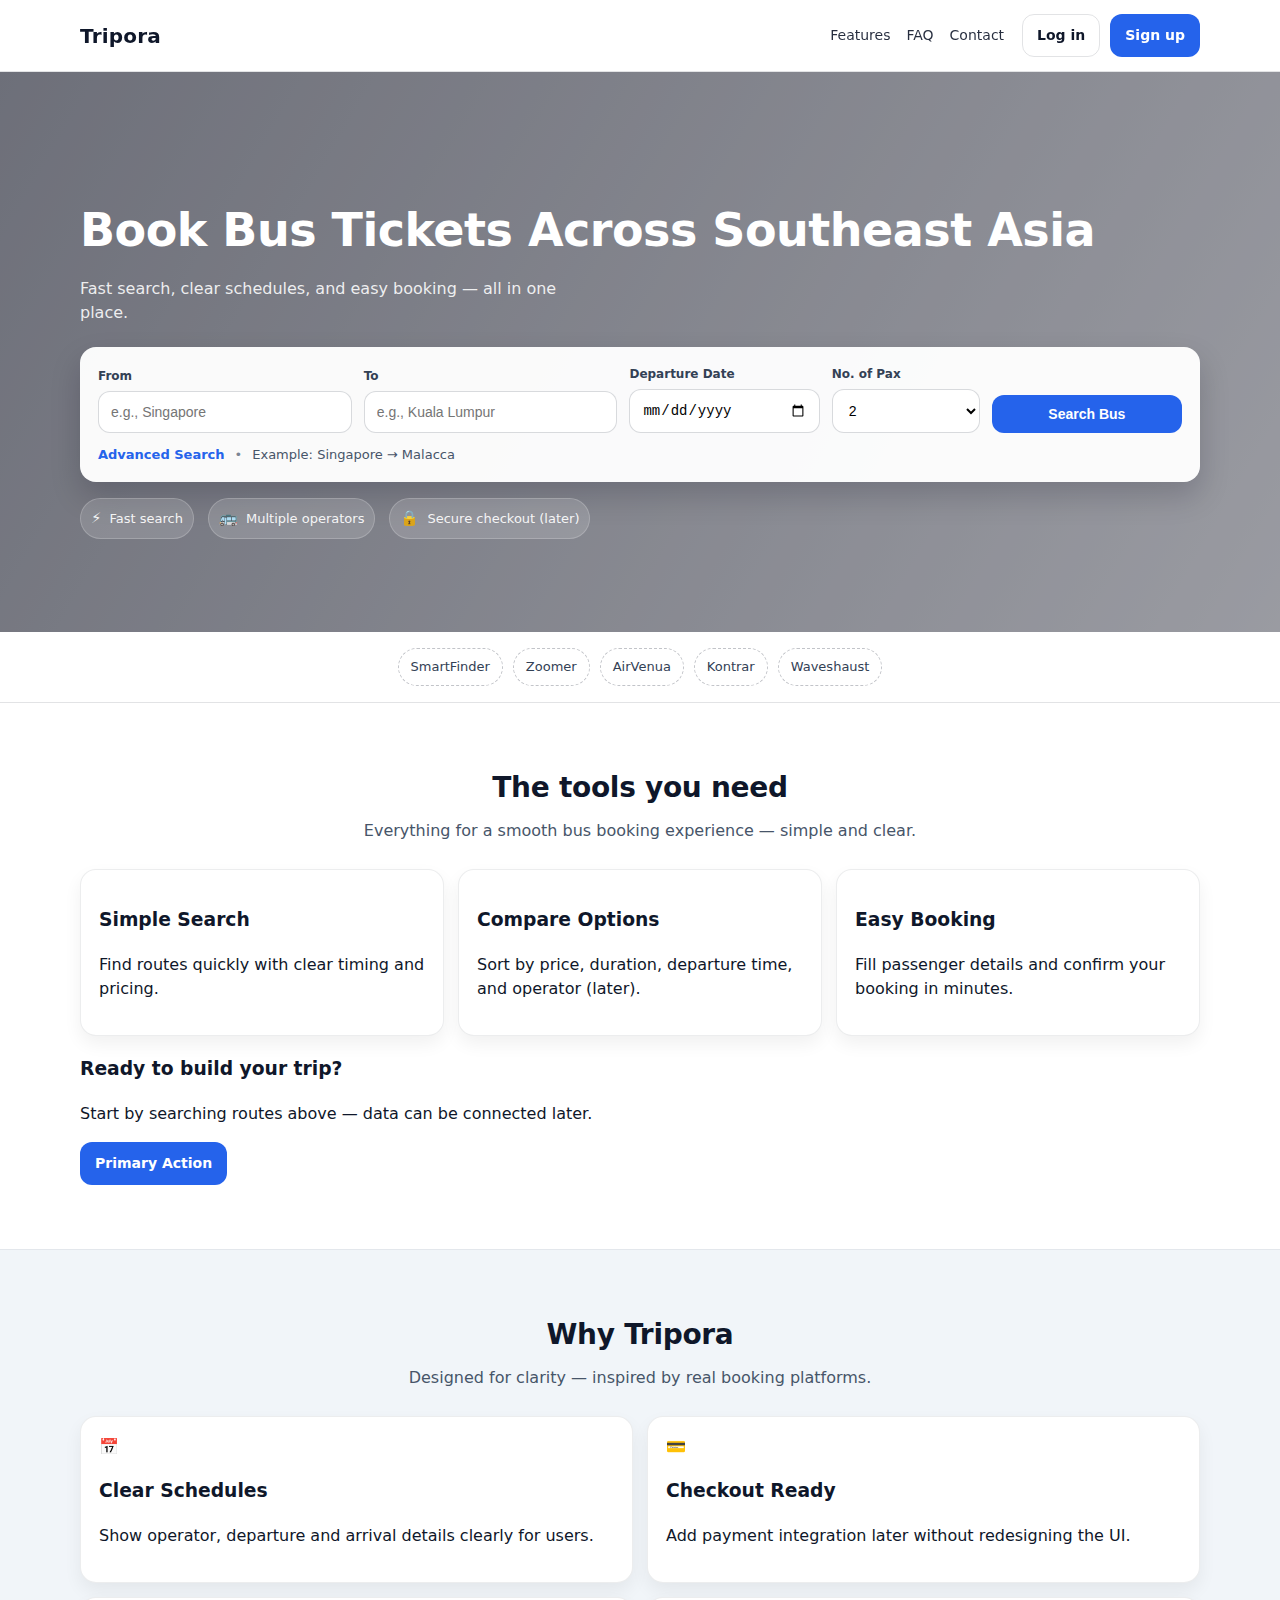
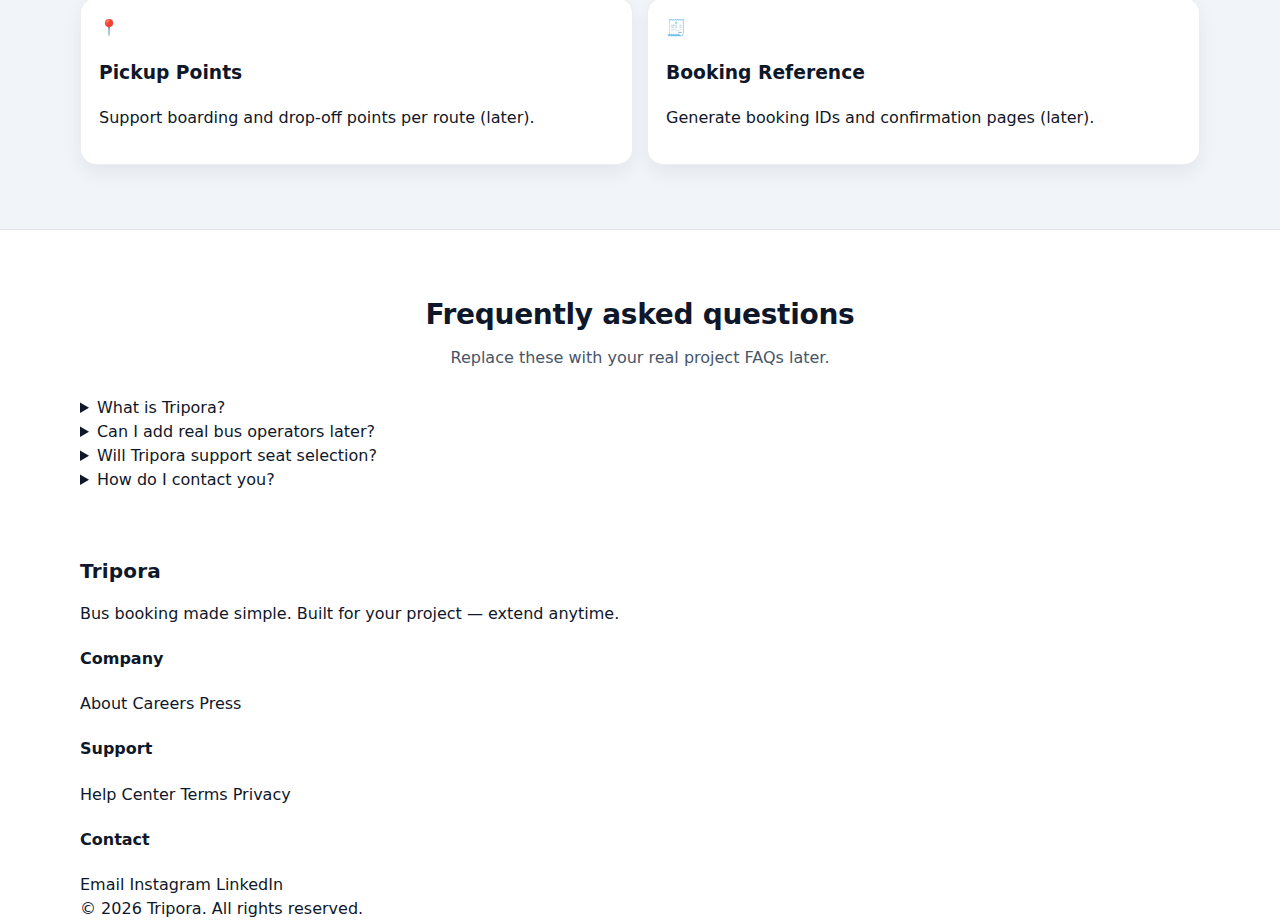
<file: Tripora/YarYar's File/index.html>
<!doctype html>
<html lang="en">
<head>
  <meta charset="utf-8" />
  <meta name="viewport" content="width=device-width, initial-scale=1" />
  <title>Tripora | Bus Ticket Booking</title>
  <link rel="stylesheet" href="styles.css" />
</head>

<body>
  <!-- Top Header -->
  <header class="header">
    <div class="container header__inner">
      <a class="brand" href="#">
        <span class="brand__logo">Tripora</span>
      </a>

      <nav class="nav">
        <a href="#features">Features</a>
        <a href="#faq">FAQ</a>
        <a href="#footer">Contact</a>
      </nav>

      <div class="header__actions">
        <a class="btn btn--ghost" href="#">Log in</a>
        <a class="btn btn--primary" href="#">Sign up</a>
      </div>

      <button class="burger" aria-label="Open menu" aria-expanded="false">
        <span></span><span></span><span></span>
      </button>
    </div>
  </header>

  <!-- Hero -->
  <main>
    <section class="hero" aria-label="Tripora bus ticket search">
      <div class="hero__bg" role="img" aria-label="City and travel background"></div>
      <div class="hero__overlay"></div>

      <div class="container hero__content">
        <h1>Book Bus Tickets Across Southeast Asia</h1>
        <p class="hero__subtitle">
          Fast search, clear schedules, and easy booking — all in one place.
        </p>

        <!-- Search Card -->
        <form class="search-card" action="#" method="GET">
          <div class="search-card__row">
            <div class="field">
              <label for="from">From</label>
              <input id="from" name="from" type="text" placeholder="e.g., Singapore" autocomplete="off" />
            </div>

            <div class="field">
              <label for="to">To</label>
              <input id="to" name="to" type="text" placeholder="e.g., Kuala Lumpur" autocomplete="off" />
            </div>

            <div class="field">
              <label for="date">Departure Date</label>
              <input id="date" name="date" type="date" />
            </div>

            <div class="field">
              <label for="pax">No. of Pax</label>
              <select id="pax" name="pax">
                <option value="1">1</option>
                <option value="2" selected>2</option>
                <option value="3">3</option>
                <option value="4">4</option>
                <option value="5">5</option>
              </select>
            </div>

            <button class="btn btn--primary btn--block" type="submit">
              Search Bus
            </button>
          </div>

          <div class="search-card__meta">
            <a class="link" href="#">Advanced Search</a>
            <span class="dot">•</span>
            <span class="meta-text">Example: Singapore → Malacca</span>
          </div>
        </form>

        <div class="trust">
          <div class="trust__item">
            <span class="trust__icon" aria-hidden="true">⚡</span>
            <span>Fast search</span>
          </div>
          <div class="trust__item">
            <span class="trust__icon" aria-hidden="true">🚌</span>
            <span>Multiple operators</span>
          </div>
          <div class="trust__item">
            <span class="trust__icon" aria-hidden="true">🔒</span>
            <span>Secure checkout (later)</span>
          </div>
        </div>
      </div>
    </section>

    <!-- Partner / Logos row (optional) -->
    <section class="logos" aria-label="Partners">
      <div class="container logos__inner">
        <div class="logo-pill">SmartFinder</div>
        <div class="logo-pill">Zoomer</div>
        <div class="logo-pill">AirVenua</div>
        <div class="logo-pill">Kontrar</div>
        <div class="logo-pill">Waveshaust</div>
      </div>
    </section>

    <!-- Features -->
    <section id="features" class="section">
      <div class="container">
        <div class="section__head">
          <h2>The tools you need</h2>
          <p>Everything for a smooth bus booking experience — simple and clear.</p>
        </div>

        <div class="grid-3">
          <article class="card">
            <h3>Simple Search</h3>
            <p>Find routes quickly with clear timing and pricing.</p>
          </article>

          <article class="card">
            <h3>Compare Options</h3>
            <p>Sort by price, duration, departure time, and operator (later).</p>
          </article>

          <article class="card">
            <h3>Easy Booking</h3>
            <p>Fill passenger details and confirm your booking in minutes.</p>
          </article>
        </div>

        <div class="cta">
          <div>
            <h3>Ready to build your trip?</h3>
            <p>Start by searching routes above — data can be connected later.</p>
          </div>
          <a class="btn btn--primary" href="#">Primary Action</a>
        </div>
      </div>
    </section>

    <!-- Info / Services -->
    <section class="section section--soft">
      <div class="container">
        <div class="section__head">
          <h2>Why Tripora</h2>
          <p>Designed for clarity — inspired by real booking platforms.</p>
        </div>

        <div class="grid-2">
          <article class="card card--row">
            <div class="icon" aria-hidden="true">📅</div>
            <div>
              <h3>Clear Schedules</h3>
              <p>Show operator, departure and arrival details clearly for users.</p>
            </div>
          </article>

          <article class="card card--row">
            <div class="icon" aria-hidden="true">💳</div>
            <div>
              <h3>Checkout Ready</h3>
              <p>Add payment integration later without redesigning the UI.</p>
            </div>
          </article>

          <article class="card card--row">
            <div class="icon" aria-hidden="true">📍</div>
            <div>
              <h3>Pickup Points</h3>
              <p>Support boarding and drop-off points per route (later).</p>
            </div>
          </article>

          <article class="card card--row">
            <div class="icon" aria-hidden="true">🧾</div>
            <div>
              <h3>Booking Reference</h3>
              <p>Generate booking IDs and confirmation pages (later).</p>
            </div>
          </article>
        </div>
      </div>
    </section>

    <!-- FAQ -->
    <section id="faq" class="section">
      <div class="container">
        <div class="section__head">
          <h2>Frequently asked questions</h2>
          <p>Replace these with your real project FAQs later.</p>
        </div>

        <div class="faq">
          <details class="faq__item">
            <summary>What is Tripora?</summary>
            <p>Tripora is a bus booking website project that helps users search routes and book tickets.</p>
          </details>

          <details class="faq__item">
            <summary>Can I add real bus operators later?</summary>
            <p>Yes. The homepage is designed to connect to APIs and databases later without redesign.</p>
          </details>

          <details class="faq__item">
            <summary>Will Tripora support seat selection?</summary>
            <p>You can add a seat map in the trip details page as a future enhancement.</p>
          </details>

          <details class="faq__item">
            <summary>How do I contact you?</summary>
            <p>Use the footer contact links or add a “Contact Us” page.</p>
          </details>
        </div>
      </div>
    </section>
  </main>

  <!-- Footer -->
  <footer id="footer" class="footer">
    <div class="container footer__inner">
      <div class="footer__brand">
        <div class="brand__logo brand__logo--footer">Tripora</div>
        <p>Bus booking made simple. Built for your project — extend anytime.</p>
      </div>

      <div class="footer__cols">
        <div class="footer__col">
          <h4>Company</h4>
          <a href="#">About</a>
          <a href="#">Careers</a>
          <a href="#">Press</a>
        </div>
        <div class="footer__col">
          <h4>Support</h4>
          <a href="#">Help Center</a>
          <a href="#">Terms</a>
          <a href="#">Privacy</a>
        </div>
        <div class="footer__col">
          <h4>Contact</h4>
          <a href="#">Email</a>
          <a href="#">Instagram</a>
          <a href="#">LinkedIn</a>
        </div>
      </div>
    </div>

    <div class="container footer__bottom">
      <span>© <span id="year"></span> Tripora. All rights reserved.</span>
    </div>
  </footer>

  <script>
    // set year only
    document.getElementById("year").textContent = new Date().getFullYear();

    // mobile menu (basic toggle)
    const burger = document.querySelector(".burger");
    const nav = document.querySelector(".nav");
    burger.addEventListener("click", () => {
      const open = nav.classList.toggle("nav--open");
      burger.setAttribute("aria-expanded", String(open));
    });
  </script>
</body>
</html>
</file>
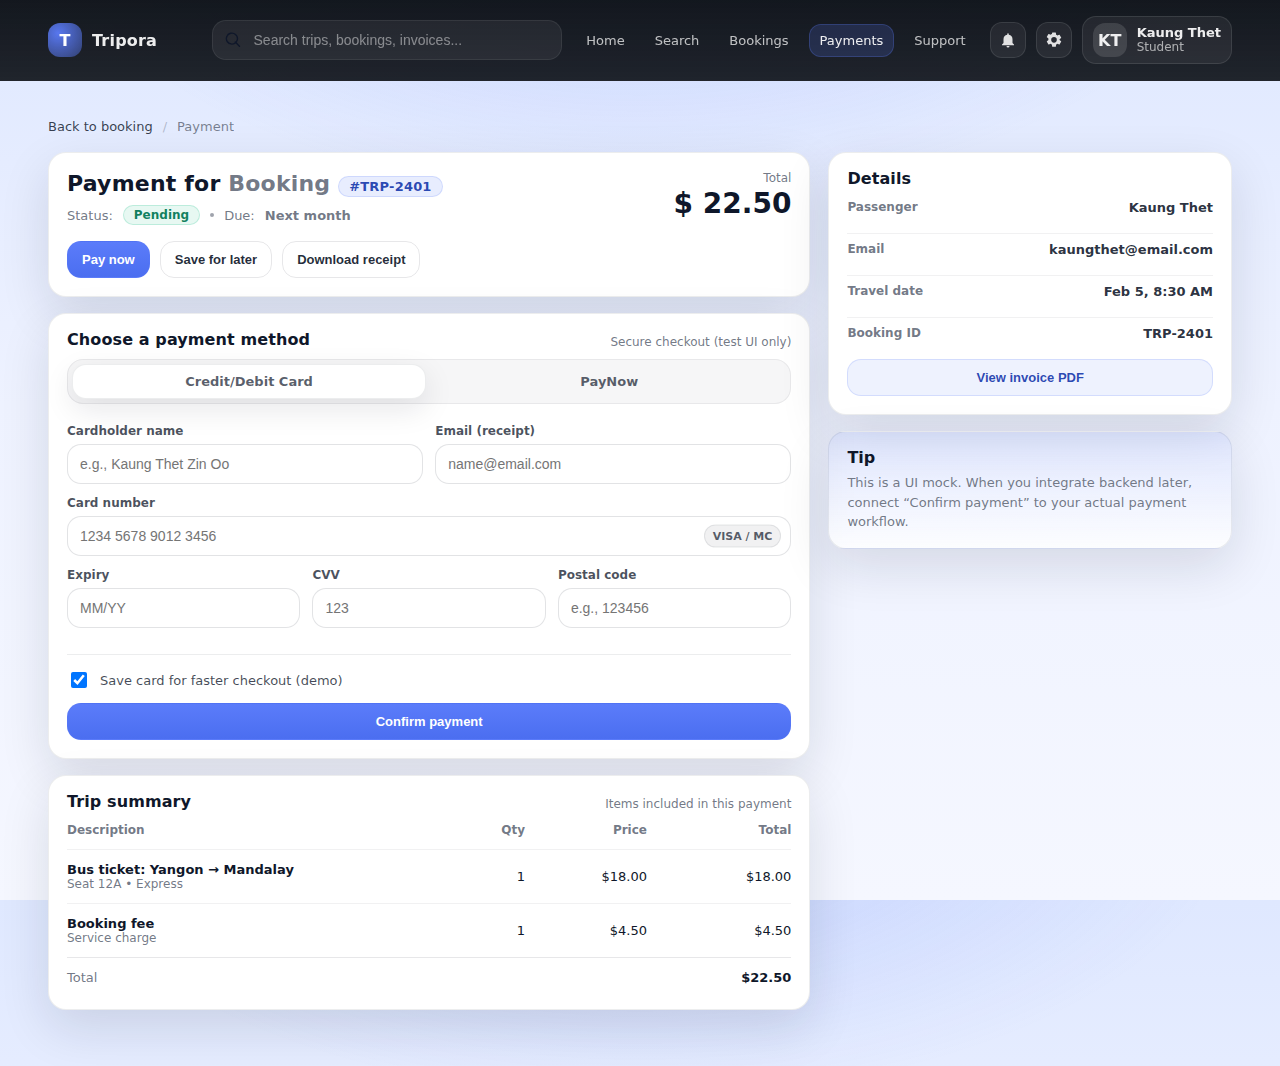
<file: Tripora/YarYar's File/Payment.html>
<!doctype html>
<html lang="en">
<head>
  <meta charset="utf-8" />
  <meta name="viewport" content="width=device-width,initial-scale=1" />
  <title>Tripora | Payment</title>
  <link rel="stylesheet" href="payment.css" />
</head>

<body>
  <!-- Top Shell -->
  <header class="topbar">
    <div class="topbar__inner">
      <div class="brand">
        <div class="brand__logo">T</div>
        <div class="brand__name">Tripora</div>
      </div>

      <div class="search">
        <svg class="icon" viewBox="0 0 24 24" aria-hidden="true">
          <path d="M10 18a8 8 0 1 1 5.3-14A8 8 0 0 1 10 18Zm11 3-6-6" fill="none" stroke="currentColor" stroke-width="2" stroke-linecap="round"/>
        </svg>
        <input type="text" placeholder="Search trips, bookings, invoices..." />
      </div>

      <nav class="nav">
        <a class="nav__link" href="#">Home</a>
        <a class="nav__link" href="#">Search</a>
        <a class="nav__link" href="#">Bookings</a>
        <a class="nav__link nav__link--active" href="#">Payments</a>
        <a class="nav__link" href="#">Support</a>
      </nav>

      <div class="top-actions">
        <button class="icon-btn" aria-label="Notifications">
          <svg class="icon" viewBox="0 0 24 24" aria-hidden="true">
            <path d="M12 22a2 2 0 0 0 2-2H10a2 2 0 0 0 2 2Zm6-6V11a6 6 0 0 0-5-5.9V4a1 1 0 1 0-2 0v1.1A6 6 0 0 0 6 11v5l-2 2v1h16v-1l-2-2Z" fill="currentColor"/>
          </svg>
        </button>
        <button class="icon-btn" aria-label="Settings">
          <svg class="icon" viewBox="0 0 24 24" aria-hidden="true">
            <path d="M19.4 13a7.8 7.8 0 0 0 .1-1 7.8 7.8 0 0 0-.1-1l2-1.6a.6.6 0 0 0 .1-.8l-1.9-3.3a.6.6 0 0 0-.7-.3l-2.4 1a8 8 0 0 0-1.7-1l-.3-2.6a.6.6 0 0 0-.6-.5h-3.8a.6.6 0 0 0-.6.5L9.2 4a8 8 0 0 0-1.7 1l-2.4-1a.6.6 0 0 0-.7.3L2.5 7.6a.6.6 0 0 0 .1.8l2 1.6a7.8 7.8 0 0 0-.1 1 7.8 7.8 0 0 0 .1 1l-2 1.6a.6.6 0 0 0-.1.8l1.9 3.3a.6.6 0 0 0 .7.3l2.4-1a8 8 0 0 0 1.7 1l.3 2.6a.6.6 0 0 0 .6.5h3.8a.6.6 0 0 0 .6-.5l.3-2.6a8 8 0 0 0 1.7-1l2.4 1a.6.6 0 0 0 .7-.3l1.9-3.3a.6.6 0 0 0-.1-.8l-2-1.6ZM12 15.5A3.5 3.5 0 1 1 12 8a3.5 3.5 0 0 1 0 7.5Z" fill="currentColor"/>
          </svg>
        </button>
        <div class="user">
          <div class="user__avatar">KT</div>
          <div class="user__meta">
            <div class="user__name">Kaung Thet</div>
            <div class="user__role">Student</div>
          </div>
        </div>
      </div>
    </div>
  </header>

  <!-- Page -->
  <main class="page">
    <div class="container">
      <div class="crumbs">
        <a class="crumbs__link" href="#">Back to booking</a>
        <span class="crumbs__sep">/</span>
        <span class="crumbs__current">Payment</span>
      </div>

      <div class="layout">
        <!-- Left / Main -->
        <section class="main">
          <!-- Payment Summary -->
          <article class="card card--hero">
            <div class="hero">
              <div>
                <div class="hero__title">
                  Payment for <span class="muted">Booking</span> <span class="pill">#TRP-2401</span>
                </div>
                <div class="hero__sub">
                  Status: <span class="status status--open">Pending</span>
                  <span class="dot"></span>
                  Due: <strong>Next month</strong>
                </div>
              </div>

              <div class="hero__amount">
                <div class="hero__amount-label">Total</div>
                <div class="hero__amount-value">$ 22.50</div>
              </div>
            </div>

            <div class="hero-actions">
              <button class="btn btn--primary">Pay now</button>
              <button class="btn btn--ghost">Save for later</button>
              <button class="btn btn--ghost">Download receipt</button>
            </div>
          </article>

          <!-- Payment Method -->
          <article class="card">
            <div class="card__head">
              <h2 class="card__title">Choose a payment method</h2>
              <div class="card__hint">Secure checkout (test UI only)</div>
            </div>

            <!-- Toggle -->
            <div class="method-switch" role="tablist" aria-label="Payment method">
              <input class="method-switch__input" type="radio" name="pm" id="pm-card" checked>
              <label class="method-switch__tab" for="pm-card">Credit/Debit Card</label>

              <input class="method-switch__input" type="radio" name="pm" id="pm-paynow">
              <label class="method-switch__tab" for="pm-paynow">PayNow</label>

              <span class="method-switch__indicator" aria-hidden="true"></span>
            </div>

            <!-- Panels -->
            <div class="panels">
              <!-- Card Panel -->
              <section class="panel panel--card" aria-label="Credit/Debit Card form">
                <form class="form" onsubmit="event.preventDefault(); alert('Demo only');">
                  <div class="grid-2">
                    <div class="field">
                      <label>Cardholder name</label>
                      <input type="text" placeholder="e.g., Kaung Thet Zin Oo" autocomplete="cc-name" />
                    </div>
                    <div class="field">
                      <label>Email (receipt)</label>
                      <input type="email" placeholder="name@email.com" autocomplete="email" />
                    </div>
                  </div>

                  <div class="field">
                    <label>Card number</label>
                    <div class="input-with-icon">
                      <input type="text" inputmode="numeric" placeholder="1234 5678 9012 3456" autocomplete="cc-number" />
                      <span class="badge">VISA / MC</span>
                    </div>
                  </div>

                  <div class="grid-3">
                    <div class="field">
                      <label>Expiry</label>
                      <input type="text" inputmode="numeric" placeholder="MM/YY" autocomplete="cc-exp" />
                    </div>
                    <div class="field">
                      <label>CVV</label>
                      <input type="password" inputmode="numeric" placeholder="123" autocomplete="cc-csc" />
                    </div>
                    <div class="field">
                      <label>Postal code</label>
                      <input type="text" inputmode="numeric" placeholder="e.g., 123456" autocomplete="postal-code" />
                    </div>
                  </div>

                  <div class="divider"></div>

                  <div class="form-foot">
                    <label class="check">
                      <input type="checkbox" checked />
                      <span>Save card for faster checkout (demo)</span>
                    </label>
                    <button class="btn btn--primary btn--wide" type="submit">Confirm payment</button>
                  </div>
                </form>
              </section>

              <!-- PayNow Panel -->
              <section class="panel panel--paynow" aria-label="PayNow instructions">
                <div class="paynow">
                  <div class="paynow__left">
                    <h3>PayNow via QR</h3>
                    <p class="muted">
                      Scan the QR code using your banking app. After payment, click “I’ve paid”.
                    </p>

                    <div class="paynow__steps">
                      <div class="step">
                        <div class="step__num">1</div>
                        <div class="step__text">Open your bank app and choose PayNow / Scan QR.</div>
                      </div>
                      <div class="step">
                        <div class="step__num">2</div>
                        <div class="step__text">Verify amount and reference ID.</div>
                      </div>
                      <div class="step">
                        <div class="step__num">3</div>
                        <div class="step__text">Complete payment and return here.</div>
                      </div>
                    </div>

                    <div class="grid-2">
                      <div class="mini">
                        <div class="mini__k">Amount</div>
                        <div class="mini__v">$ 22.50</div>
                      </div>
                      <div class="mini">
                        <div class="mini__k">Reference</div>
                        <div class="mini__v">TRP-2401</div>
                      </div>
                    </div>

                    <div class="paynow__actions">
                      <button class="btn btn--primary" type="button" onclick="alert('Demo only');">I’ve paid</button>
                      <button class="btn btn--ghost" type="button">Refresh QR</button>
                    </div>
                  </div>

                  <div class="paynow__qr">
                    <div class="qr">
                      <div class="qr__box" aria-hidden="true"></div>
                      <div class="qr__caption">PayNow QR (placeholder)</div>
                    </div>
                  </div>
                </div>
              </section>
            </div>
          </article>

          <!-- Summary Table -->
          <article class="card">
            <div class="card__head">
              <h2 class="card__title">Trip summary</h2>
              <div class="card__hint">Items included in this payment</div>
            </div>

            <div class="table">
              <div class="table__row table__row--head">
                <div>Description</div>
                <div class="right">Qty</div>
                <div class="right">Price</div>
                <div class="right">Total</div>
              </div>

              <div class="table__row">
                <div>
                  <div class="strong">Bus ticket: Yangon → Mandalay</div>
                  <div class="muted small">Seat 12A • Express</div>
                </div>
                <div class="right">1</div>
                <div class="right">$18.00</div>
                <div class="right">$18.00</div>
              </div>

              <div class="table__row">
                <div>
                  <div class="strong">Booking fee</div>
                  <div class="muted small">Service charge</div>
                </div>
                <div class="right">1</div>
                <div class="right">$4.50</div>
                <div class="right">$4.50</div>
              </div>

              <div class="table__row table__row--foot">
                <div class="muted">Total</div>
                <div></div>
                <div></div>
                <div class="right strong">$22.50</div>
              </div>
            </div>
          </article>
        </section>

        <!-- Right / Sidebar -->
        <aside class="side">
          <article class="card">
            <div class="card__head">
              <h2 class="card__title">Details</h2>
            </div>

            <div class="detail">
              <div class="detail__row">
                <div class="detail__k">Passenger</div>
                <div class="detail__v">Kaung Thet</div>
              </div>
              <div class="detail__row">
                <div class="detail__k">Email</div>
                <div class="detail__v">kaungthet@email.com</div>
              </div>
              <div class="detail__row">
                <div class="detail__k">Travel date</div>
                <div class="detail__v">Feb 5, 8:30 AM</div>
              </div>
              <div class="detail__row">
                <div class="detail__k">Booking ID</div>
                <div class="detail__v">TRP-2401</div>
              </div>

              <button class="btn btn--soft btn--wide">View invoice PDF</button>
            </div>
          </article>

          <article class="card card--note">
            <div class="note">
              <div class="note__title">Tip</div>
              <div class="note__text muted">
                This is a UI mock. When you integrate backend later, connect “Confirm payment”
                to your actual payment workflow.
              </div>
            </div>
          </article>
        </aside>
      </div>
    </div>
  </main>

  <!-- small helper to move indicator -->
  <script>
    const indicator = document.querySelector(".method-switch__indicator");
    const card = document.getElementById("pm-card");
    const paynow = document.getElementById("pm-paynow");

    function move() {
      indicator.style.transform = paynow.checked ? "translateX(100%)" : "translateX(0)";
      document.body.classList.toggle("show-paynow", paynow.checked);
    }
    card.addEventListener("change", move);
    paynow.addEventListener("change", move);
    move();
  </script>
</body>
</html>
</file>
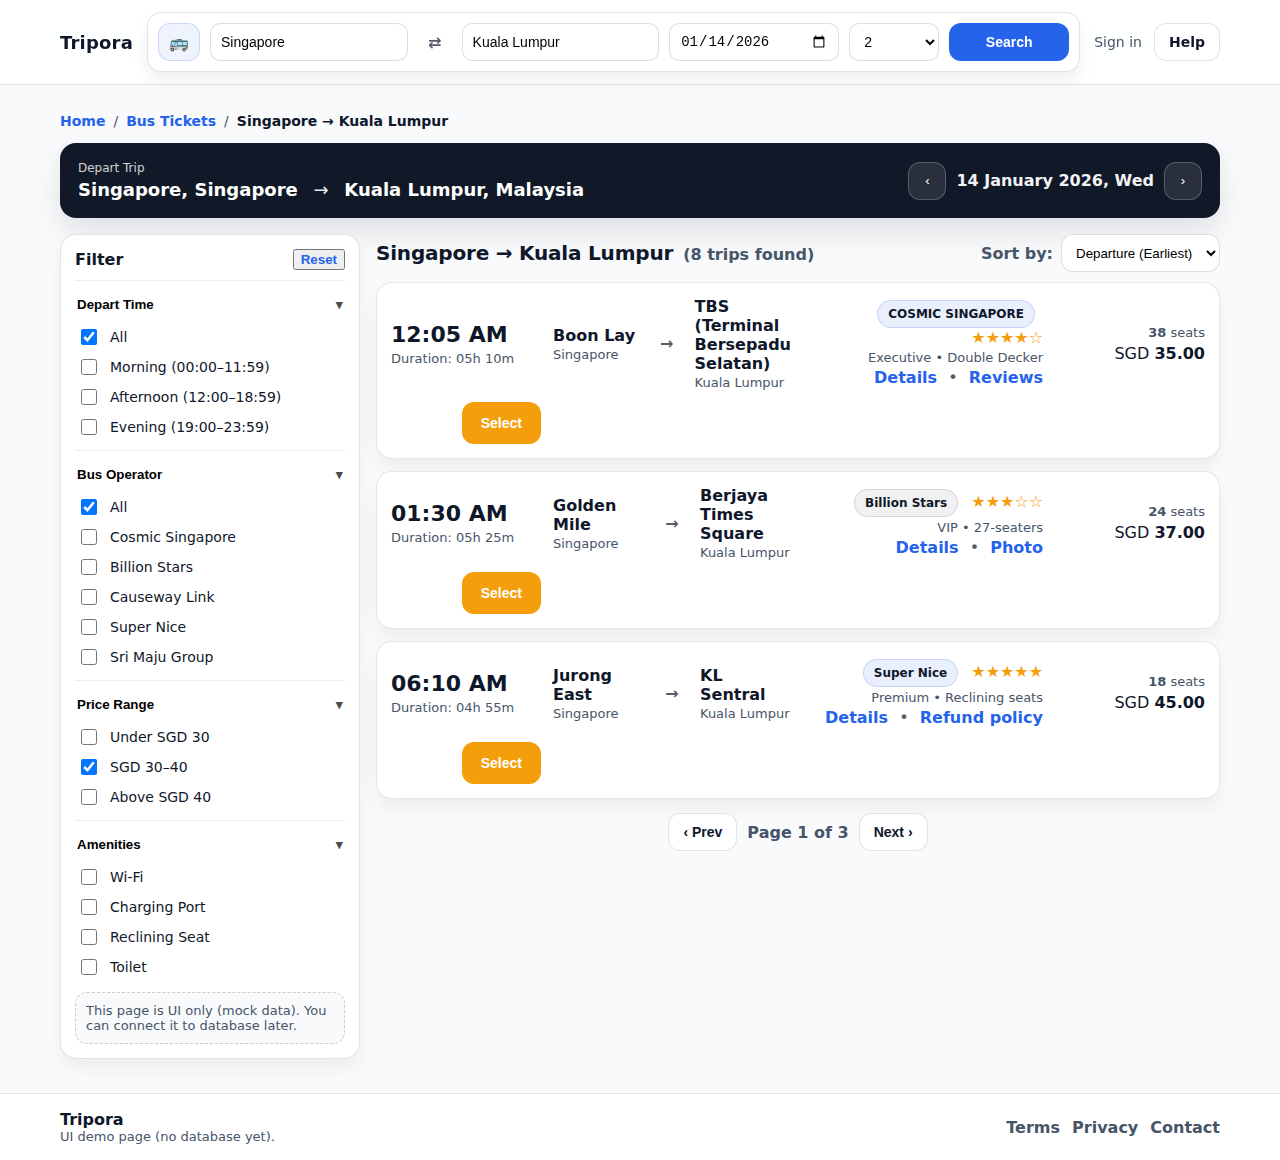
<file: Tripora/YarYar's File/search.html>
<!doctype html>
<html lang="en">
<head>
  <meta charset="utf-8" />
  <meta name="viewport" content="width=device-width, initial-scale=1" />
  <title>Tripora | Bus Results</title>
  <link rel="stylesheet" href="search.css" />
</head>

<!-- Seat Selection Modal -->
<div class="modal" id="seatModal" aria-hidden="true">
  <div class="modal__backdrop" data-close="true"></div>

  <div class="modal__dialog" role="dialog" aria-modal="true" aria-labelledby="seatTitle">
    <div class="modal__header">
      <h3 id="seatTitle">Choose Seats for Departing Trip</h3>
      <button class="modal__close" type="button" aria-label="Close" data-close="true">×</button>
    </div>

    <div class="modal__body">
      <div class="seat-legend">
        <span class="legend-item"><span class="legend-box legend-box--available"></span> Available</span>
        <span class="legend-item"><span class="legend-box legend-box--occupied"></span> Occupied</span>
        <span class="legend-item"><span class="legend-box legend-box--selected"></span> Selected</span>
      </div>

      <div class="seatmap-wrap">
        <div class="seatmap">
          <div class="seatmap__front">Front</div>

          <!-- Seat grid (3 columns like your screenshot: A | B | C) -->
          <div class="seatgrid" id="seatGrid">
            <!-- JS will generate seats here -->
          </div>

          <div class="seatmap__hint">Scroll down to view more seats...</div>
        </div>
      </div>
    </div>

    <div class="modal__footer">
      <div class="modal__summary">
        Selected: <strong id="selectedCount">0</strong> /
        <strong id="maxSelectable">2</strong>
        <span class="dot">•</span>
        Seats: <strong id="selectedSeats">-</strong>
      </div>

      <button class="btn btn--select" id="continueBtn" type="button" disabled>
        Continue
      </button>
    </div>
  </div>
</div>

<body>
  <!-- Top bar like Easybook (search stays visible) -->
  <header class="topbar">
    <div class="container topbar__inner">
      <a class="brand" href="index.html">Tripora</a>

      <form class="mini-search" action="#" method="GET">
        <div class="mini-search__icon" aria-hidden="true">🚌</div>

        <label class="sr-only" for="from">From</label>
        <input id="from" name="from" type="text" value="Singapore" placeholder="From" />

        <span class="swap" aria-hidden="true">⇄</span>

        <label class="sr-only" for="to">To</label>
        <input id="to" name="to" type="text" value="Kuala Lumpur" placeholder="To" />

        <label class="sr-only" for="date">Departure</label>
        <input id="date" name="date" type="date" value="2026-01-14" />

        <label class="sr-only" for="pax">Pax</label>
        <select id="pax" name="pax">
          <option>1</option>
          <option selected>2</option>
          <option>3</option>
          <option>4</option>
        </select>

        <button class="btn btn--primary" type="submit">Search</button>
      </form>

      <nav class="top-actions">
        <a href="#">Sign in</a>
        <a class="btn btn--ghost" href="#">Help</a>
      </nav>

      <button class="filter-toggle" type="button" aria-label="Open filters">
        Filters
      </button>
    </div>
  </header>

  <main class="page">
    <div class="container">
      <!-- Breadcrumb -->
      <div class="crumbs">
        <a href="index.html">Home</a>
        <span>/</span>
        <a href="#">Bus Tickets</a>
        <span>/</span>
        <span class="crumbs__active">Singapore → Kuala Lumpur</span>
      </div>

      <!-- Route title bar -->
      <section class="routebar" aria-label="Route summary">
        <div class="routebar__left">
          <div class="routebar__label">Depart Trip</div>
          <div class="routebar__title">
            <strong>Singapore, Singapore</strong>
            <span class="arrow">→</span>
            <strong>Kuala Lumpur, Malaysia</strong>
          </div>
        </div>
        <div class="routebar__right">
          <button class="routebar__nav" type="button" aria-label="Previous day">‹</button>
          <div class="routebar__date">14 January 2026, Wed</div>
          <button class="routebar__nav" type="button" aria-label="Next day">›</button>
        </div>
      </section>

      <!-- Content grid -->
      <section class="grid">
        <!-- Filters -->
        <aside class="filters" id="filters" aria-label="Filters">
          <div class="filters__head">
            <h3>Filter</h3>
            <button class="link" type="button">Reset</button>
          </div>

          <div class="filter-block">
            <button class="filter-block__title" type="button">
              Depart Time <span class="chev">▾</span>
            </button>
            <div class="filter-block__content">
              <label class="check"><input type="checkbox" checked /> All</label>
              <label class="check"><input type="checkbox" /> Morning (00:00–11:59)</label>
              <label class="check"><input type="checkbox" /> Afternoon (12:00–18:59)</label>
              <label class="check"><input type="checkbox" /> Evening (19:00–23:59)</label>
            </div>
          </div>

          <div class="filter-block">
            <button class="filter-block__title" type="button">
              Bus Operator <span class="chev">▾</span>
            </button>
            <div class="filter-block__content">
              <label class="check"><input type="checkbox" checked /> All</label>
              <label class="check"><input type="checkbox" /> Cosmic Singapore</label>
              <label class="check"><input type="checkbox" /> Billion Stars</label>
              <label class="check"><input type="checkbox" /> Causeway Link</label>
              <label class="check"><input type="checkbox" /> Super Nice</label>
              <label class="check"><input type="checkbox" /> Sri Maju Group</label>
            </div>
          </div>

          <div class="filter-block">
            <button class="filter-block__title" type="button">
              Price Range <span class="chev">▾</span>
            </button>
            <div class="filter-block__content">
              <label class="check"><input type="checkbox" /> Under SGD 30</label>
              <label class="check"><input type="checkbox" checked /> SGD 30–40</label>
              <label class="check"><input type="checkbox" /> Above SGD 40</label>
            </div>
          </div>

          <div class="filter-block">
            <button class="filter-block__title" type="button">
              Amenities <span class="chev">▾</span>
            </button>
            <div class="filter-block__content">
              <label class="check"><input type="checkbox" /> Wi-Fi</label>
              <label class="check"><input type="checkbox" /> Charging Port</label>
              <label class="check"><input type="checkbox" /> Reclining Seat</label>
              <label class="check"><input type="checkbox" /> Toilet</label>
            </div>
          </div>

          <div class="filters__note">
            This page is UI only (mock data). You can connect it to database later.
          </div>
        </aside>

        <!-- Results -->
        <section class="results" aria-label="Trip results">
          <div class="results__head">
            <div class="results__title">
              <h2>Singapore → Kuala Lumpur</h2>
              <span class="results__count">(8 trips found)</span>
            </div>

            <div class="results__sort">
              <label for="sort">Sort by:</label>
              <select id="sort" name="sort">
                <option selected>Departure (Earliest)</option>
                <option>Departure (Latest)</option>
                <option>Price (Lowest)</option>
                <option>Price (Highest)</option>
                <option>Duration (Shortest)</option>
              </select>
            </div>
          </div>

          <!-- Card 1 -->
          <article class="trip-card">
            <div class="trip-card__main">
              <div class="time">
                <div class="time__big">12:05 AM</div>
                <div class="time__small">Duration: 05h 10m</div>
              </div>

              <div class="route">
                <div class="route__point">
                  <div class="route__name">Boon Lay</div>
                  <div class="route__sub">Singapore</div>
                </div>
                <div class="route__arrow">→</div>
                <div class="route__point">
                  <div class="route__name">TBS (Terminal Bersepadu Selatan)</div>
                  <div class="route__sub">Kuala Lumpur</div>
                </div>
              </div>

              <div class="meta">
                <div class="meta__row">
                  <span class="pill">COSMIC SINGAPORE</span>
                  <span class="stars" aria-label="Rating 4 out of 5">★★★★☆</span>
                </div>
                <div class="meta__row meta__muted">
                  Executive • Double Decker
                </div>
                <div class="meta__row">
                  <a class="link" href="#">Details</a>
                  <span class="dot">•</span>
                  <a class="link" href="#">Reviews</a>
                </div>
              </div>

              <div class="price">
                <div class="price__seats"><strong>38</strong> seats</div>
                <div class="price__money">SGD <strong>35.00</strong></div>
              </div>

              <div class="action">
                <button class="btn btn--select" type="button">Select</button>
              </div>
            </div>
          </article>

          <!-- Card 2 -->
          <article class="trip-card">
            <div class="trip-card__main">
              <div class="time">
                <div class="time__big">01:30 AM</div>
                <div class="time__small">Duration: 05h 25m</div>
              </div>

              <div class="route">
                <div class="route__point">
                  <div class="route__name">Golden Mile</div>
                  <div class="route__sub">Singapore</div>
                </div>
                <div class="route__arrow">→</div>
                <div class="route__point">
                  <div class="route__name">Berjaya Times Square</div>
                  <div class="route__sub">Kuala Lumpur</div>
                </div>
              </div>

              <div class="meta">
                <div class="meta__row">
                  <span class="pill pill--gray">Billion Stars</span>
                  <span class="stars" aria-label="Rating 3 out of 5">★★★☆☆</span>
                </div>
                <div class="meta__row meta__muted">
                  VIP • 27-seaters
                </div>
                <div class="meta__row">
                  <a class="link" href="#">Details</a>
                  <span class="dot">•</span>
                  <a class="link" href="#">Photo</a>
                </div>
              </div>

              <div class="price">
                <div class="price__seats"><strong>24</strong> seats</div>
                <div class="price__money">SGD <strong>37.00</strong></div>
              </div>

              <div class="action">
                <button class="btn btn--select" type="button">Select</button>
              </div>
            </div>
          </article>

          <!-- Card 3 -->
          <article class="trip-card">
            <div class="trip-card__main">
              <div class="time">
                <div class="time__big">06:10 AM</div>
                <div class="time__small">Duration: 04h 55m</div>
              </div>

              <div class="route">
                <div class="route__point">
                  <div class="route__name">Jurong East</div>
                  <div class="route__sub">Singapore</div>
                </div>
                <div class="route__arrow">→</div>
                <div class="route__point">
                  <div class="route__name">KL Sentral</div>
                  <div class="route__sub">Kuala Lumpur</div>
                </div>
              </div>

              <div class="meta">
                <div class="meta__row">
                  <span class="pill">Super Nice</span>
                  <span class="stars" aria-label="Rating 5 out of 5">★★★★★</span>
                </div>
                <div class="meta__row meta__muted">
                  Premium • Reclining seats
                </div>
                <div class="meta__row">
                  <a class="link" href="#">Details</a>
                  <span class="dot">•</span>
                  <a class="link" href="#">Refund policy</a>
                </div>
              </div>

              <div class="price">
                <div class="price__seats"><strong>18</strong> seats</div>
                <div class="price__money">SGD <strong>45.00</strong></div>
              </div>

              <div class="action">
                <button class="btn btn--select" type="button">Select</button>
              </div>
            </div>
          </article>

          <!-- Pagination placeholder -->
          <div class="pager">
            <button class="btn btn--ghost" type="button">‹ Prev</button>
            <span class="pager__info">Page 1 of 3</span>
            <button class="btn btn--ghost" type="button">Next ›</button>
          </div>
        </section>
      </section>
    </div>
  </main>

  <footer class="footer">
    <div class="container footer__inner">
      <div>
        <div class="footer__brand">Tripora</div>
        <div class="footer__muted">UI demo page (no database yet).</div>
      </div>
      <div class="footer__links">
        <a href="#">Terms</a>
        <a href="#">Privacy</a>
        <a href="#">Contact</a>
      </div>
    </div>
  </footer>

  <script>
  // ===== existing mobile filter toggle =====
  const btn = document.querySelector(".filter-toggle");
  const filters = document.querySelector(".filters");
  btn?.addEventListener("click", () => {
    filters.classList.toggle("filters--open");
  });

  // ===== Seat modal logic =====
  const seatModal = document.getElementById("seatModal");
  const seatGrid = document.getElementById("seatGrid");
  const selectedCountEl = document.getElementById("selectedCount");
  const maxSelectableEl = document.getElementById("maxSelectable");
  const selectedSeatsEl = document.getElementById("selectedSeats");
  const continueBtn = document.getElementById("continueBtn");

  // Mock occupied seats (change anytime)
  const occupiedSeats = new Set(["3A","4B","4C","7B","9C","10A"]);
  let selectedSeats = new Set();
  let maxSelectable = 2;

  function openModal(){
    seatModal.classList.add("is-open");
    seatModal.setAttribute("aria-hidden", "false");
    document.body.style.overflow = "hidden";
  }

  function closeModal(){
    seatModal.classList.remove("is-open");
    seatModal.setAttribute("aria-hidden", "true");
    document.body.style.overflow = "";
  }

  // Build a simple 12-row x 3-column seat map (A,B,C)
  function buildSeats(rows = 12){
    seatGrid.innerHTML = "";
    selectedSeats = new Set();
    updateSummary();

    const cols = ["A","B","C"];
    for(let r=1; r<=rows; r++){
      for(const c of cols){
        const seatId = `${r}${c}`;
        const button = document.createElement("button");
        button.type = "button";
        button.className = "seat";
        button.textContent = seatId;
        button.dataset.seat = seatId;

        if(occupiedSeats.has(seatId)){
          button.classList.add("is-occupied");
          button.disabled = true;
        }

        button.addEventListener("click", () => toggleSeat(seatId, button));
        seatGrid.appendChild(button);
      }
    }
  }

  function toggleSeat(seatId, el){
    if (occupiedSeats.has(seatId)) return;

    if (selectedSeats.has(seatId)){
      selectedSeats.delete(seatId);
      el.classList.remove("is-selected");
    } else {
      if (selectedSeats.size >= maxSelectable){
        // simple feedback
        alert(`You can select up to ${maxSelectable} seat(s).`);
        return;
      }
      selectedSeats.add(seatId);
      el.classList.add("is-selected");
    }
    updateSummary();
  }

  function updateSummary(){
    selectedCountEl.textContent = String(selectedSeats.size);
    maxSelectableEl.textContent = String(maxSelectable);
    selectedSeatsEl.textContent = selectedSeats.size ? Array.from(selectedSeats).join(", ") : "-";
    continueBtn.disabled = selectedSeats.size !== maxSelectable; // require exact pax
  }

  // Close when clicking backdrop or X
  seatModal.addEventListener("click", (e) => {
    if (e.target?.dataset?.close === "true") closeModal();
  });
  document.addEventListener("keydown", (e) => {
    if (e.key === "Escape" && seatModal.classList.contains("is-open")) closeModal();
  });

  // Hook: open modal when user clicks any Select button
  document.querySelectorAll(".btn--select").forEach((button) => {
    button.addEventListener("click", () => {
      // Pax comes from top mini-search
      const paxSelect = document.getElementById("pax");
      maxSelectable = parseInt(paxSelect?.value || "1", 10);

      buildSeats(18); // show more rows to allow scrolling
      openModal();
    });
  });

  // Continue button (for now, just closes modal)
  continueBtn.addEventListener("click", () => {
    alert(`Selected seats: ${Array.from(selectedSeats).join(", ")}`);
    closeModal();
    // Later: redirect to passenger-details page, e.g. window.location.href="checkout.html";
  });

  // Initial seat grid build (optional; modal rebuilds on open anyway)
  buildSeats(18);
</script>

</body>
</html>
</file>
<file: Tripora/YarYar's File/styles.css>
:root{
  --bg: #0b1220;
  --text: #0f172a;
  --muted: #475569;
  --soft: #f1f5f9;
  --card: #ffffff;
  --border: rgba(15, 23, 42, 0.12);
  --shadow: 0 14px 30px rgba(2, 6, 23, 0.18);

  --primary: #2563eb;   /* Tripora blue */
  --primary-2: #1d4ed8;
  --radius: 16px;

  --container: 1120px;
}

*{ box-sizing: border-box; }
html,body{ height: 100%; }
body{
  margin: 0;
  font-family: system-ui, -apple-system, Segoe UI, Roboto, Arial, sans-serif;
  color: var(--text);
  background: #fff;
  line-height: 1.5;
}

a{ color: inherit; text-decoration: none; }
img{ max-width: 100%; display:block; }

.container{
  width: min(var(--container), calc(100% - 32px));
  margin-inline: auto;
}

/* Header */
.header{
  position: sticky;
  top: 0;
  z-index: 30;
  background: #ffffffcc;
  backdrop-filter: blur(10px);
  border-bottom: 1px solid var(--border);
}

.header__inner{
  display: flex;
  align-items: center;
  gap: 18px;
  padding: 14px 0;
}

.brand__logo{
  font-weight: 800;
  letter-spacing: 0.2px;
  font-size: 20px;
}

.nav{
  margin-left: auto;
  display: flex;
  gap: 16px;
  align-items: center;
}

.nav a{
  font-size: 14px;
  color: #0f172a;
  opacity: 0.9;
}
.nav a:hover{ opacity: 1; text-decoration: underline; }

.header__actions{
  display: flex;
  gap: 10px;
}

.burger{
  display: none;
  margin-left: 4px;
  width: 42px;
  height: 38px;
  border: 1px solid var(--border);
  background: #fff;
  border-radius: 12px;
  cursor: pointer;
}
.burger span{
  display: block;
  height: 2px;
  margin: 6px 10px;
  background: #0f172a;
}

/* Buttons */
.btn{
  display: inline-flex;
  align-items: center;
  justify-content: center;
  border-radius: 12px;
  padding: 10px 14px;
  font-weight: 600;
  font-size: 14px;
  border: 1px solid transparent;
  cursor: pointer;
  transition: 160ms ease;
}
.btn--primary{
  background: var(--primary);
  color: #fff;
}
.btn--primary:hover{ background: var(--primary-2); }
.btn--ghost{
  background: transparent;
  border-color: var(--border);
  color: #0f172a;
}
.btn--ghost:hover{ background: #f8fafc; }
.btn--block{ width: 100%; }

/* Hero */
.hero{
  position: relative;
  min-height: 560px;
  display: grid;
  align-items: center;
}
.hero__bg{
  position: absolute;
  inset: 0;
  background:
    linear-gradient(120deg, rgba(2,6,23,0.35), rgba(2,6,23,0.08)),
    url("https://images.unsplash.com/photo-1528909514045-2fa4ac7a08ba?auto=format&fit=crop&w=1920&q=70");
  background-size: cover;
  background-position: center;
}
.hero__overlay{
  position: absolute;
  inset: 0;
  background: rgba(2,6,23,0.35);
}

.hero__content{
  position: relative;
  padding: 84px 0 54px;
  color: #fff;
}

.hero h1{
  margin: 0;
  font-size: clamp(30px, 4vw, 46px);
  font-weight: 800;
  letter-spacing: -0.5px;
}

.hero__subtitle{
  margin: 12px 0 0;
  max-width: 52ch;
  color: rgba(255,255,255,0.88);
}

/* Search Card */
.search-card{
  margin-top: 22px;
  background: rgba(255,255,255,0.96);
  color: var(--text);
  border-radius: var(--radius);
  box-shadow: var(--shadow);
  padding: 18px;
}

.search-card__row{
  display: grid;
  grid-template-columns: 1.2fr 1.2fr 0.9fr 0.7fr 0.9fr;
  gap: 12px;
  align-items: end;
}

.field label{
  display: block;
  font-size: 12px;
  font-weight: 700;
  color: #334155;
  margin-bottom: 6px;
}

.field input,
.field select{
  width: 100%;
  padding: 12px 12px;
  border-radius: 12px;
  border: 1px solid rgba(15,23,42,0.16);
  outline: none;
  font-size: 14px;
  background: #fff;
}
.field input:focus,
.field select:focus{
  border-color: rgba(37,99,235,0.55);
  box-shadow: 0 0 0 4px rgba(37,99,235,0.15);
}

.search-card__meta{
  display: flex;
  gap: 10px;
  align-items: center;
  margin-top: 12px;
  font-size: 13px;
  color: #475569;
}
.link{
  color: var(--primary);
  font-weight: 700;
}
.link:hover{ text-decoration: underline; }
.dot{ opacity: 0.7; }

.trust{
  display: flex;
  gap: 14px;
  flex-wrap: wrap;
  margin-top: 16px;
}
.trust__item{
  display: inline-flex;
  gap: 8px;
  align-items: center;
  padding: 8px 10px;
  border-radius: 999px;
  background: rgba(255,255,255,0.14);
  border: 1px solid rgba(255,255,255,0.2);
  color: rgba(255,255,255,0.92);
  font-size: 13px;
}
.trust__icon{ font-size: 15px; }

/* Logos */
.logos{
  background: #ffffff;
  border-bottom: 1px solid var(--border);
}
.logos__inner{
  padding: 16px 0;
  display: flex;
  flex-wrap: wrap;
  gap: 10px;
  justify-content: center;
}
.logo-pill{
  border: 1px dashed rgba(15,23,42,0.25);
  color: #334155;
  font-size: 13px;
  padding: 8px 12px;
  border-radius: 999px;
  background: #fff;
}

/* Sections */
.section{
  padding: 64px 0;
}
.section--soft{
  background: var(--soft);
  border-top: 1px solid rgba(15,23,42,0.06);
  border-bottom: 1px solid rgba(15,23,42,0.06);
}
.section__head{
  text-align: center;
  max-width: 680px;
  margin: 0 auto 26px;
}
.section__head h2{
  margin: 0;
  font-size: 28px;
  letter-spacing: -0.3px;
}
.section__head p{
  margin: 10px 0 0;
  color: var(--muted);
}

.grid-3{
  display: grid;
  gap: 14px;
  grid-template-columns: repeat(3, minmax(0,1fr));
}
.grid-2{
  display: grid;
  gap: 14px;
  grid-template-columns: repeat(2, minmax(0,1fr));
}

.card{
  background: var(--card);
  border: 1px solid rgba(15,23,42,0.08);
  border-radius: var(--radius);
  padding: 18px;
  box-shadow: 0 8px 18px rgba(2,6,23,0.06);
}
.card h3{ margin: 0 0 6p
</file>
<file: Tripora/YarYar's File/payment.css>
:root{
  --bg: #eef2ff;
  --text: #0f172a;
  --muted: #6b7280;
  --card: #ffffff;
  --shadow: 0 18px 50px rgba(15, 23, 42, 0.12);
  --radius: 18px;
  --accent: #5b7cfa;
  --accent2:#4b6ef0;
}

*{ box-sizing:border-box; }
html,body{ height:100%; }
body{
  margin:0;
  font-family: ui-sans-serif, system-ui, -apple-system, Segoe UI, Roboto, Helvetica, Arial, "Apple Color Emoji","Segoe UI Emoji";
  color: var(--text);
  background:
    radial-gradient(1000px 500px at 50% -100px, rgba(91,124,250,0.22), transparent 60%),
    linear-gradient(180deg, #dfe8ff 0%, var(--bg) 45%, #f5f7ff 100%);
}

/* Topbar */
.topbar{
  position: sticky;
  top: 0;
  z-index: 50;
  background: linear-gradient(180deg, rgba(15,19,26,0.98), rgba(15,19,26,0.92));
  border-bottom: 1px solid rgba(255,255,255,0.06);
}
.topbar__inner{
  max-width: 1220px;
  margin: 0 auto;
  padding: 16px 18px;
  display:flex;
  align-items:center;
  gap: 14px;
}

.brand{ display:flex; align-items:center; gap:10px; min-width: 150px;}
.brand__logo{
  width: 34px; height: 34px;
  border-radius: 12px;
  display:grid; place-items:center;
  background: radial-gradient(circle at 30% 30%, rgba(91,124,250,0.95), rgba(91,124,250,0.35));
  color:white; font-weight: 800;
}
.brand__name{
  color: rgba(255,255,255,0.92);
  font-weight: 700;
  letter-spacing: 0.2px;
}

.search{
  flex: 1;
  display:flex;
  align-items:center;
  gap: 10px;
  padding: 10px 12px;
  border-radius: 14px;
  background: rgba(255,255,255,0.06);
  border: 1px solid rgba(255,255,255,0.08);
}
.search input{
  width:100%;
  background: transparent;
  border:0;
  outline: none;
  color: rgba(255,255,255,0.92);
  font-size: 14px;
}
.search input::placeholder{ color: rgba(255,255,255,0.45); }

.nav{
  display:flex;
  gap: 10px;
  align-items:center;
}
.nav__link{
  text-decoration:none;
  color: rgba(255,255,255,0.72);
  font-size: 13px;
  padding: 8px 10px;
  border-radius: 12px;
}
.nav__link:hover{
  background: rgba(255,255,255,0.06);
  color: rgba(255,255,255,0.9);
}
.nav__link--active{
  background: rgba(91,124,250,0.18);
  border: 1px solid rgba(91,124,250,0.25);
  color: rgba(255,255,255,0.92);
}

.top-actions{ display:flex; align-items:center; gap: 10px; }
.icon-btn{
  width: 36px; height: 36px;
  border-radius: 12px;
  border: 1px solid rgba(255,255,255,0.10);
  background: rgba(255,255,255,0.06);
  color: rgba(255,255,255,0.86);
  display:grid; place-items:center;
  cursor:pointer;
}
.icon-btn:hover{ background: rgba(255,255,255,0.10); }

.user{
  display:flex;
  align-items:center;
  gap: 10px;
  padding: 6px 10px;
  border-radius: 14px;
  border: 1px solid rgba(255,255,255,0.10);
  background: rgba(255,255,255,0.06);
  color: rgba(255,255,255,0.92);
}
.user__avatar{
  width: 34px; height: 34px;
  border-radius: 12px;
  display:grid; place-items:center;
  background: rgba(255,255,255,0.12);
  font-weight: 700;
}
.user__meta{ line-height: 1.1; }
.user__name{ font-size: 13px; font-weight: 700;}
.user__role{ font-size: 12px; color: rgba(255,255,255,0.62);}

/* Page container */
.page{ padding: 26px 0 56px; }
.container{
  max-width: 1220px;
  margin: 0 auto;
  padding: 0 18px;
}

.crumbs{
  display:flex;
  align-items:center;
  gap: 10px;
  color: rgba(15,23,42,0.70);
  margin: 12px 0 18px;
  font-size: 13px;
}
.crumbs__link{ color: rgba(15,23,42,0.82); text-decoration:none; }
.crumbs__link:hover{ text-decoration:underline; }
.crumbs__sep{ opacity: 0.35; }
.crumbs__current{ opacity: 0.75; }

/* Layout */
.layout{
  display:grid;
  grid-template-columns: 1.7fr 0.9fr;
  gap: 18px;
  align-items:start;
}

.main, .side{ display:flex; flex-direction:column; gap: 16px; }

.card{
  background: var(--card);
  border: 1px solid rgba(15,23,42,0.08);
  border-radius: var(--radius);
  box-shadow: var(--shadow);
  overflow:hidden;
}
.card__head{
  padding: 16px 18px 10px;
  display:flex;
  align-items:flex-end;
  justify-content:space-between;
  gap: 12px;
}
.card__title{ margin:0; font-size: 16px; letter-spacing: 0.1px; }
.card__hint{ font-size: 12px; color: rgba(107,114,128,0.95); }

.card--hero{ padding: 18px; }
.hero{
  display:flex;
  justify-content:space-between;
  align-items:flex-start;
  gap: 16px;
}
.hero__title{
  font-weight: 800;
  font-size: 22px;
  letter-spacing: 0.2px;
}
.hero__sub{
  margin-top: 8px;
  display:flex;
  align-items:center;
  gap: 10px;
  color: rgba(107,114,128,0.95);
  font-size: 13px;
}
.dot{
  width: 4px; height: 4px;
  border-radius: 99px;
  background: rgba(107,114,128,0.65);
}
.pill{
  display:inline-flex;
  align-items:center;
  padding: 2px 10px;
  border-radius: 999px;
  background: rgba(91,124,250,0.14);
  border: 1px solid rgba(91,124,250,0.18);
  color: rgba(30,64,175,0.95);
  font-size: 13px;
  font-weight: 700;
}
.status{
  display:inline-flex;
  align-items:center;
  padding: 2px 10px;
  border-radius: 999px;
  font-size: 12px;
  font-weight: 700;
}
.status--open{
  background: rgba(16,185,129,0.10);
  border: 1px solid rgba(16,185,129,0.20);
  color: rgba(4,120,87,0.95);
}

.hero__amount{ text-align:right; }
.hero__amount-label{ font-size: 12px; color: rgba(107,114,128,0.95); }
.hero__amount-value{ font-size: 28px; font-weight: 900; margin-top: 2px; }

.hero-actions{
  display:flex;
  gap: 10px;
  margin-top: 16px;
  flex-wrap: wrap;
}

/* Buttons */
.btn{
  border: 1px solid rgba(15,23,42,0.10);
  background: #fff;
  color: rgba(15,23,42,0.92);
  padding: 10px 14px;
  border-radius: 14px;
  font-weight: 700;
  font-size: 13px;
  cursor:pointer;
}
.btn:hover{ background: rgba(15,23,42,0.03); }
.btn--primary{
  background: linear-gradient(180deg, var(--accent), var(--accent2));
  border-color: rgba(91,124,250,0.35);
  color: #fff;
}
.btn--primary:hover{ filter: brightness(0.98); }
.btn--ghost{ background: transparent; }
.btn--soft{
  background: rgba(91,124,250,0.10);
  border-color: rgba(91,124,250,0.18);
  color: rgba(30,64,175,0.95);
}
.btn--wide{ width: 100%; justify-content:center; }

/* Payment method switch */
.method-switch{
  position: relative;
  margin: 0 18px 14px;
  padding: 4px;
  border-radius: 16px;
  background: rgba(15,23,42,0.04);
  border: 1px solid rgba(15,23,42,0.06);
  display:grid;
  grid-template-columns: 1fr 1fr;
  gap: 6px;
}
.method-switch__input{ display:none; }
.method-switch__tab{
  position: relative;
  z-index: 2;
  text-align:center;
  padding: 10px 10px;
  border-radius: 14px;
  font-size: 13px;
  font-weight: 800;
  color: rgba(15,23,42,0.70);
  cursor: pointer;
  user-select:none;
}
.method-switch__indicator{
  position:absolute;
  top: 4px;
  left: 4px;
  width: calc(50% - 7px);
  height: calc(100% - 8px);
  border-radius: 14px;
  background: #fff;
  border: 1px solid rgba(15,23,42,0.08);
  box-shadow: 0 10px 30px rgba(15,23,42,0.10);
  transition: transform 220ms ease;
  z-index: 1;
}

/* Panels show/hide */
.panels{ padding: 0 18px 18px; }
.panel{ display:none; }
body:not(.show-paynow) .panel--card{ display:block; }
body.show-paynow .panel--paynow{ display:block; }

/* Form */
.form{ padding-top: 6px; }
.field{ display:flex; flex-direction:column; gap: 6px; margin-bottom: 12px; }
.field label{ font-size: 12px; font-weight: 800; color: rgba(15,23,42,0.75); }
.field input{
  width:100%;
  padding: 11px 12px;
  border-radius: 14px;
  border: 1px solid rgba(15,23,42,0.12);
  outline: none;
  font-size: 14px;
  background: rgba(255,255,255,0.95);
}
.field input:focus{
  border-color: rgba(91,124,250,0.55);
  box-shadow: 0 0 0 4px rgba(91,124,250,0.16);
}
.grid-2{ display:grid; grid-template-columns: 1fr 1fr; gap: 12px; }
.grid-3{ display:grid; grid-template-columns: 1fr 1fr 1fr; gap: 12px; }
.input-with-icon{ position: relative; }
.badge{
  position:absolute;
  right: 10px;
  top: 50%;
  transform: translateY(-50%);
  font-size: 11px;
  font-weight: 900;
  padding: 4px 8px;
  border-radius: 999px;
  background: rgba(15,23,42,0.06);
  border: 1px solid rgba(15,23,42,0.08);
  color: rgba(15,23,42,0.70);
}
.divider{
  height: 1px;
  background: rgba(15,23,42,0.08);
  margin: 14px 0;
}
.form-foot{
  display:flex;
  align-items:center;
  justify-content:space-between;
  gap: 12px;
  flex-wrap: wrap;
}
.check{
  display:flex;
  align-items:center;
  gap: 10px;
  font-size: 13px;
  color: rgba(15,23,42,0.78);
}
.check input{ width: 16px; height:16px; }

/* PayNow */
.paynow{
  display:grid;
  grid-template-columns: 1.25fr 0.75fr;
  gap: 16px;
  align-items:start;
  padding-top: 6px;
}
.paynow h3{ margin: 0 0 8px; font-size: 16px; }
.paynow__steps{ display:flex; flex-direction:column; gap: 10px; margin: 14px 0; }
.step{ display:flex; gap: 10px; align-items:flex-start; }
.step__num{
  width: 28px; height: 28px;
  border-radius: 12px;
  display:grid; place-items:center;
  background: rgba(91,124,250,0.12);
  border: 1px solid rgba(91,124,250,0.18);
  color: rgba(30,64,175,0.95);
  font-weight: 900;
  font-size: 12px;
}
.step__text{ color: rgba(15,23,42,0.78); font-size: 13px; line-height: 1.4; }

.mini{
  border: 1px solid rgba(15,23,42,0.10);
  border-radius: 16px;
  padding: 10px 12px;
  background: rgba(15,23,42,0.02);
}
.mini__k{ font-size: 12px; color: rgba(107,114,128,0.95); font-weight: 800; }
.mini__v{ margin-top: 2px; font-weight: 900; }

.paynow__actions{ display:flex; gap: 10px; margin-top: 14px; flex-wrap: wrap; }
.paynow__qr{
  display:flex;
  justify-content:center;
  align-items:center;
}
.qr{
  width: 100%;
  border: 1px solid rgba(15,23,42,0.10);
  border-radius: 18px;
  padding: 14px;
  background: rgba(15,23,42,0.02);
}
.qr__box{
  width: 100%;
  aspect-ratio: 1 / 1;
  border-radius: 16px;
  border: 1px dashed rgba(15,23,42,0.25);
  background:
    linear-gradient(45deg, rgba(91,124,250,0.12), transparent 55%),
    linear-gradient(180deg, rgba(15,23,42,0.03), rgba(15,23,42,0.01));
}
.qr__caption{
  margin-top: 10px;
  text-align:center;
  font-size: 12px;
  color: rgba(107,114,128,0.95);
  font-weight: 800;
}

/* Table */
.table{ padding: 0 18px 18px; }
.table__row{
  display:grid;
  grid-template-columns: 1.6fr 0.4fr 0.5fr 0.6fr;
  gap: 10px;
  padding: 12px 0;
  border-top: 1px solid rgba(15,23,42,0.06);
  align-items:center;
  font-size: 13px;
}
.table__row--head{
  border-top: 0;
  padding-top: 2px;
  color: rgba(107,114,128,0.95);
  font-weight: 900;
  font-size: 12px;
}
.table__row--foot{
  border-top: 1px solid rgba(15,23,42,0.10);
  padding-bottom: 6px;
}
.right{ text-align:right; }
.strong{ font-weight: 900; }
.small{ font-size: 12px; }
.muted{ color: rgba(107,114,128,0.95); }

/* Sidebar */
.detail{ padding: 0 18px 18px; display:flex; flex-direction:column; gap: 10px; }
.detail__row{ display:flex; justify-content:space-between; gap: 10px; padding: 8px 0; border-top: 1px solid rgba(15,23,42,0.06); }
.detail__row:first-child{ border-top: 0; padding-top: 2px; }
.detail__k{ color: rgba(107,114,128,0.95); font-weight: 900; font-size: 12px; }
.detail__v{ font-weight: 800; font-size: 13px; color: rgba(15,23,42,0.90); }

.card--note{
  background: linear-gradient(180deg, rgba(91,124,250,0.10), rgba(255,255,255,0.80));
}
.note{ padding: 16px 18px; }
.note__title{ font-weight: 900; margin-bottom: 6px; }
.note__text{ font-size: 13px; line-height: 1.5; }

.icon{ width: 18px; height: 18px; }

/* Responsive */
@media (max-width: 1100px){
  .nav{ display:none; }
}
@media (max-width: 980px){
  .layout{ grid-template-columns: 1fr; }
  .paynow{ grid-template-columns: 1fr; }
}
@media (max-width: 720px){
  .grid-2, .grid-3{ grid-template-columns: 1fr; }
  .topbar__inner{ flex-wrap: wrap; }
  .brand{ min-width: auto; }
  .user__meta{ display:none; }
}
</file>
<file: Tripora/YarYar's File/search.css>
:root{
  --text: #0f172a;
  --muted: #475569;
  --bg: #f8fafc;
  --card: #ffffff;
  --border: rgba(15, 23, 42, 0.12);
  --shadow: 0 14px 30px rgba(2, 6, 23, 0.10);

  --primary: #2563eb;
  --primary-2: #1d4ed8;

  --select: #f59e0b; /* Easybook-like orange for Select */
  --select-2: #d97706;

  --radius: 16px;
  --container: 1160px;
}

*{ box-sizing: border-box; }
body{
  margin: 0;
  font-family: system-ui, -apple-system, Segoe UI, Roboto, Arial, sans-serif;
  color: var(--text);
  background: var(--bg);
}

a{ color: inherit; text-decoration: none; }
.container{
  width: min(var(--container), calc(100% - 32px));
  margin-inline: auto;
}

/* Utilities */
.sr-only{
  position: absolute;
  width: 1px; height: 1px;
  padding: 0; margin: -1px;
  overflow: hidden; clip: rect(0,0,0,0);
  border: 0;
}

.btn{
  display: inline-flex;
  align-items: center;
  justify-content: center;
  border-radius: 12px;
  padding: 10px 14px;
  font-weight: 700;
  font-size: 14px;
  border: 1px solid transparent;
  cursor: pointer;
  transition: 160ms ease;
  white-space: nowrap;
}

.btn--primary{
  background: var(--primary);
  color: #fff;
}
.btn--primary:hover{ background: var(--primary-2); }

.btn--ghost{
  background: #fff;
  border-color: var(--border);
  color: var(--text);
}
.btn--ghost:hover{ background: #f1f5f9; }

.btn--select{
  background: var(--select);
  color: #fff;
  padding: 12px 18px;
  border-radius: 12px;
}
.btn--select:hover{ background: var(--select-2); }

.link{
  color: var(--primary);
  font-weight: 700;
}
.link:hover{ text-decoration: underline; }

.dot{ opacity: 0.7; margin: 0 6px; }

/* Topbar */
.topbar{
  position: sticky;
  top: 0;
  z-index: 40;
  background: #ffffffd9;
  backdrop-filter: blur(10px);
  border-bottom: 1px solid var(--border);
}

.topbar__inner{
  display: flex;
  align-items: center;
  gap: 14px;
  padding: 12px 0;
}

.brand{
  font-weight: 900;
  letter-spacing: 0.2px;
  font-size: 18px;
}

.mini-search{
  flex: 1;
  display: grid;
  grid-template-columns: 42px 1fr 34px 1fr 170px 90px 120px;
  gap: 10px;
  align-items: center;
  padding: 10px;
  background: #fff;
  border: 1px solid var(--border);
  border-radius: 14px;
  box-shadow: 0 10px 18px rgba(2,6,23,0.06);
}

.mini-search__icon{
  display: grid;
  place-items: center;
  width: 42px;
  height: 38px;
  border-radius: 12px;
  background: rgba(37,99,235,0.08);
  border: 1px solid rgba(37,99,235,0.18);
}

.mini-search input,
.mini-search select{
  width: 100%;
  height: 38px;
  padding: 0 10px;
  border-radius: 10px;
  border: 1px solid rgba(15,23,42,0.14);
  outline: none;
  font-size: 14px;
  background: #fff;
}
.mini-search input:focus,
.mini-search select:focus{
  border-color: rgba(37,99,235,0.55);
  box-shadow: 0 0 0 4px rgba(37,99,235,0.12);
}

.swap{
  text-align: center;
  opacity: 0.7;
  font-weight: 900;
}

.top-actions{
  display: flex;
  align-items: center;
  gap: 12px;
  font-size: 14px;
  color: var(--muted);
}

.top-actions a:hover{ color: var(--text); text-decoration: underline; }

.filter-toggle{
  display: none;
  background: #fff;
  border: 1px solid var(--border);
  border-radius: 12px;
  padding: 10px 12px;
  font-weight: 800;
  cursor: pointer;
}

/* Page */
.page{ padding: 18px 0 34px; }

.crumbs{
  display: flex;
  flex-wrap: wrap;
  gap: 8px;
  align-items: center;
  color: var(--muted);
  font-size: 14px;
  margin: 10px 0 14px;
}
.crumbs a{ color: var(--primary); font-weight: 700; }
.crumbs__active{ color: var(--text); font-weight: 800; }

.routebar{
  display: flex;
  gap: 14px;
  align-items: center;
  justify-content: space-between;
  background: #111827;
  color: #fff;
  border-radius: var(--radius);
  padding: 18px;
  box-shadow: var(--shadow);
}

.routebar__label{
  font-size: 12px;
  opacity: 0.8;
  margin-bottom: 4px;
}
.routebar__title{
  font-size: 18px;
}
.routebar__title .arrow{ margin: 0 10px; opacity: 0.9; }

.routebar__right{
  display: flex;
  align-items: center;
  gap: 10px;
}
.routebar__date{ opacity: 0.95; font-weight: 700; }
.routebar__nav{
  width: 38px;
  height: 38px;
  border-radius: 12px;
  border: 1px solid rgba(255,255,255,0.22);
  background: rgba(255,255,255,0.10);
  color: #fff;
  cursor: pointer;
}
.routebar__nav:hover{ background: rgba(255,255,255,0.18); }

/* Layout grid */
.grid{
  display: grid;
  grid-template-columns: 300px 1fr;
  gap: 16px;
  margin-top: 16px;
}

/* Filters */
.filters{
  background: #fff;
  border: 1px solid var(--border);
  border-radius: var(--radius);
  padding: 14px;
  box-shadow: 0 10px 18px rgba(2,6,23,0.05);
  height: fit-content;
}

.filters__head{
  display: flex;
  align-items: center;
  justify-content: space-between;
  margin-bottom: 8px;
}
.filters__head h3{ margin: 0; font-size: 16px; }

.filter-block{
  border-top: 1px solid rgba(15,23,42,0.08);
  padding-top: 10px;
  margin-top: 10px;
}

.filter-block__title{
  width: 100%;
  display: flex;
  justify-content: space-between;
  align-items: center;
  background: transparent;
  border: 0;
  padding: 6px 2px;
  font-weight: 900;
  cursor: pointer;
}
.chev{ opacity: 0.7; }

.filter-block__content{
  display: grid;
  gap: 8px;
  padding: 8px 2px 2px;
}

.check{
  display: flex;
  gap: 10px;
  align-items: center;
  color: var(--text);
  font-size: 14px;
}
.check input{ width: 16px; height: 16px; }

.filters__note{
  margin-top: 12px;
  padding: 10px;
  border-radius: 12px;
  background: #f8fafc;
  border: 1px dashed rgba(15,23,42,0.20);
  color: var(--muted);
  font-size: 13px;
}

/* Results header */
.results__head{
  display: flex;
  align-items: center;
  justify-content: space-between;
  gap: 12px;
  margin-bottom: 10px;
}

.results__title{
  display: flex;
  align-items: baseline;
  gap: 10px;
}
.results__title h2{
  margin: 0;
  font-size: 20px;
  letter-spacing: -0.2px;
}
.results__count{ color: var(--muted); font-weight: 700; }

.results__sort{
  display: flex;
  align-items: center;
  gap: 8px;
  color: var(--muted);
  font-weight: 700;
}
.results__sort select{
  height: 38px;
  border-radius: 12px;
  border: 1px solid rgba(15,23,42,0.14);
  padding: 0 10px;
  background: #fff;
  outline: none;
}

/* Trip cards */
.trip-card{
  background: #fff;
  border: 1px solid rgba(15,23,42,0.10);
  border-radius: var(--radius);
  box-shadow: 0 10px 18px rgba(2,6,23,0.05);
  padding: 14px;
  margin-bottom: 12px;
}

.trip-card__main{
  display: grid;
  grid-template-columns: 150px 1fr 240px 150px;
  gap: 12px;
  align-items: center;
}

.time__big{
  font-weight: 900;
  font-size: 22px;
}
.time__small{
  color: var(--muted);
  font-size: 13px;
  margin-top: 4px;
}

.route{
  display: grid;
  grid-template-columns: 1fr 40px 1fr;
  gap: 8px;
  align-items: center;
}
.route__arrow{
  text-align: center;
  font-weight: 900;
  opacity: 0.7;
}
.route__name{
  font-weight: 900;
}
.route__sub{
  color: var(--muted);
  font-size: 13px;
  margin-top: 2px;
}

.meta{
  justify-self: end;
  text-align: right;
}
.meta__row{ margin: 3px 0; }
.meta__muted{ color: var(--muted); font-size: 13px; }

.pill{
  display: inline-flex;
  padding: 6px 10px;
  border-radius: 999px;
  font-size: 12px;
  font-weight: 900;
  background: rgba(37,99,235,0.10);
  border: 1px solid rgba(37,99,235,0.18);
  margin-right: 8px;
}
.pill--gray{
  background: rgba(15,23,42,0.06);
  border: 1px solid rgba(15,23,42,0.12);
}

.stars{ color: #f59e0b; font-weight: 900; }

.price{
  justify-self: end;
  text-align: right;
}
.price__seats{
  color: var(--muted);
  font-size: 13px;
  margin-bottom: 4px;
}
.price__money{
  font-size: 16px;
}
.action{
  justify-self: end;
}

/* Pager */
.pager{
  display: flex;
  align-items: center;
  justify-content: center;
  gap: 10px;
  margin-top: 14px;
}
.pager__info{
  color: var(--muted);
  font-weight: 800;
}

/* Footer */
.footer{
  border-top: 1px solid var(--border);
  background: #fff;
  padding: 16px 0;
}
.footer__inner{
  display: flex;
  align-items: center;
  justify-content: space-between;
  gap: 12px;
}
.footer__brand{ font-weight: 900; }
.footer__muted{ color: var(--muted); font-size: 13px; }
.footer__links{ display: flex; gap: 12px; }
.footer__links a{ color: var(--muted); font-weight: 700; }
.footer__links a:hover{ color: var(--text); text-decoration: underline; }

/* Responsive */
@media (max-width: 1100px){
  .mini-search{
    grid-template-columns: 42px 1fr 34px 1fr 170px 90px 110px;
  }
  .trip-card__main{
    grid-template-columns: 150px 1fr;
  }
  .meta, .price, .action{
    justify-self: start;
    text-align: left;
  }
}

@media (max-width: 860px){
  .grid{ grid-template-columns: 1fr; }
  .filters{
    display: none;
    position: fixed;
    inset: 70px 16px 16px 16px;
    overflow: auto;
    z-index: 60;
  }
  .filters.filters--open{ display: block; }
  .filter-toggle{ display: inline-flex; }
  .top-actions{ display: none; }

  .mini-search{
    grid-template-columns: 42px 1fr;
  }
  .swap{ display: none; }
  .mini-search input, .mini-search select{ height: 40px; }
}

@media (max-width: 520px){
  .routebar{ flex-direction: column; align-items: flex-start; }
  .routebar__right{ width: 100%; justify-content: space-between; }
}
/* ===== Seat Modal ===== */
.modal{
  position: fixed;
  inset: 0;
  display: none;
  z-index: 999;
}
.modal.is-open{ display: block; }

.modal__backdrop{
  position: absolute;
  inset: 0;
  background: rgba(2, 6, 23, 0.60);
}

.modal__dialog{
  position: relative;
  width: min(980px, calc(100% - 28px));
  margin: 50px auto;
  background: #fff;
  border-radius: 14px;
  box-shadow: 0 30px 80px rgba(2,6,23,0.35);
  overflow: hidden;
  max-height: calc(100vh - 100px);
  display: flex;
  flex-direction: column;
}

.modal__header{
  display: flex;
  align-items: center;
  justify-content: space-between;
  padding: 14px 16px;
  border-bottom: 1px solid rgba(15,23,42,0.12);
}
.modal__header h3{
  margin: 0;
  font-size: 18px;
  font-weight: 900;
}
.modal__close{
  width: 40px;
  height: 40px;
  border: 1px solid rgba(15,23,42,0.12);
  border-radius: 12px;
  background: #fff;
  font-size: 20px;
  cursor: pointer;
}
.modal__close:hover{ background: #f8fafc; }

.modal__body{
  padding: 14px 16px 8px;
  overflow: auto;
}

.modal__footer{
  padding: 12px 16px;
  border-top: 1px solid rgba(15,23,42,0.12);
  display: flex;
  align-items: center;
  justify-content: space-between;
  gap: 12px;
  background: #fff;
}

.modal__summary{
  color: var(--muted);
  font-weight: 800;
}

.seat-legend{
  display: flex;
  gap: 18px;
  align-items: center;
  justify-content: center;
  margin: 6px 0 12px;
  color: var(--muted);
  font-weight: 800;
}
.legend-item{ display: inline-flex; gap: 8px; align-items: center; }
.legend-box{
  width: 18px; height: 18px; border-radius: 5px; border: 1px solid rgba(15,23,42,0.18);
}
.legend-box--available{ background: #fff; }
.legend-box--occupied{ background: #ef4444; border-color: #ef4444; }
.legend-box--selected{ background: var(--primary); border-color: var(--primary); }

.seatmap-wrap{
  display: flex;
  justify-content: center;
  padding-bottom: 10px;
}

.seatmap{
  width: min(520px, 100%);
  border: 1px solid rgba(15,23,42,0.10);
  border-radius: 14px;
  background: #fff;
  padding: 14px;
}

.seatmap__front{
  text-align: center;
  background: #374151;
  color: #fff;
  padding: 10px;
  border-radius: 10px;
  font-weight: 900;
  margin-bottom: 12px;
}

.seatgrid{
  display: grid;
  grid-template-columns: repeat(3, 66px);
  gap: 12px;
  justify-content: center;
  padding: 6px 0 10px;
  max-height: 360px;
  overflow: auto; /* scroll like screenshot */
}

.seat{
  width: 66px;
  height: 52px;
  border-radius: 10px;
  border: 2px solid rgba(15,23,42,0.18);
  background: #fff;
  font-weight: 900;
  cursor: pointer;
}
.seat:hover{ border-color: rgba(37,99,235,0.55); }

.seat.is-occupied{
  background: #ef4444;
  border-color: #ef4444;
  color: #fff;
  cursor: not-allowed;
  opacity: 0.95;
}
.seat.is-selected{
  background: var(--primary);
  border-color: var(--primary);
  color: #fff;
}

.seatmap__hint{
  text-align: center;
  color: var(--muted);
  font-weight: 800;
  padding-top: 10px;
}

/* Mobile */
@media (max-width: 560px){
  .seatgrid{ grid-template-columns: repeat(3, 58px); }
  .seat{ width: 58px; height: 48px; }
}
</file>
